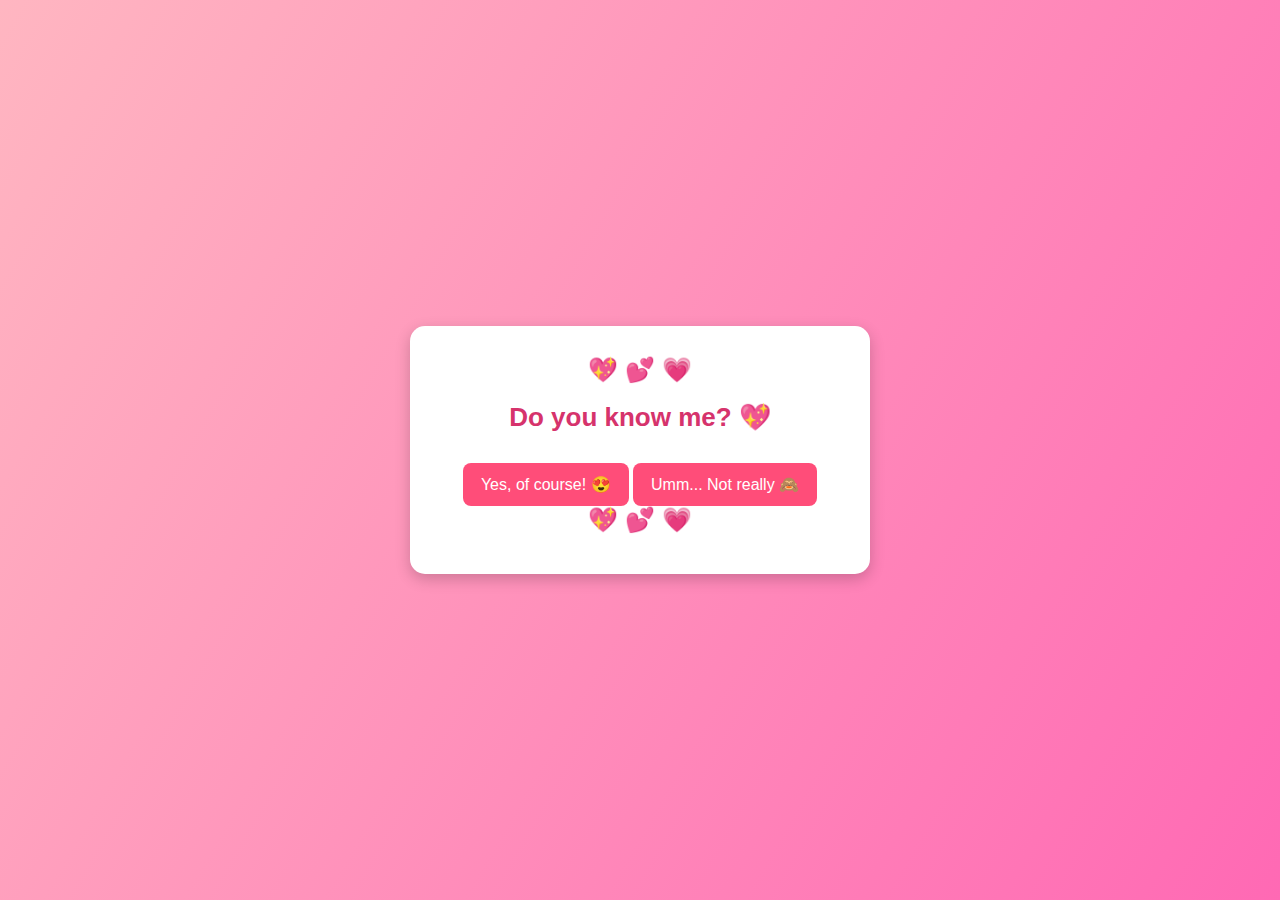
<file: index.html>
<!DOCTYPE html>
<html lang="en">
<head>
    <meta charset="UTF-8">
    <meta name="viewport" content="width=device-width, initial-scale=1.0">
    <title>Do You Know Me?</title>
    <link rel="stylesheet" href="styles.css">
</head>
<body>
    <div class="container">
        <h1>Do you know me? 💖</h1>
        <button onclick="redirectToQuiz()">Yes, of course! 😍</button>
        <button onclick="redirectToNo()">Umm... Not really 🙈</button>
    </div>

    <script>
        function redirectToQuiz() {
            window.location.href = "quiz.html"; // Redirects to quiz page
        }
        
        function redirectToNo() {
            window.location.href = "sorry.html"; // Redirects to "sorry" page
        }
    </script>
</body>
</html>
</file>
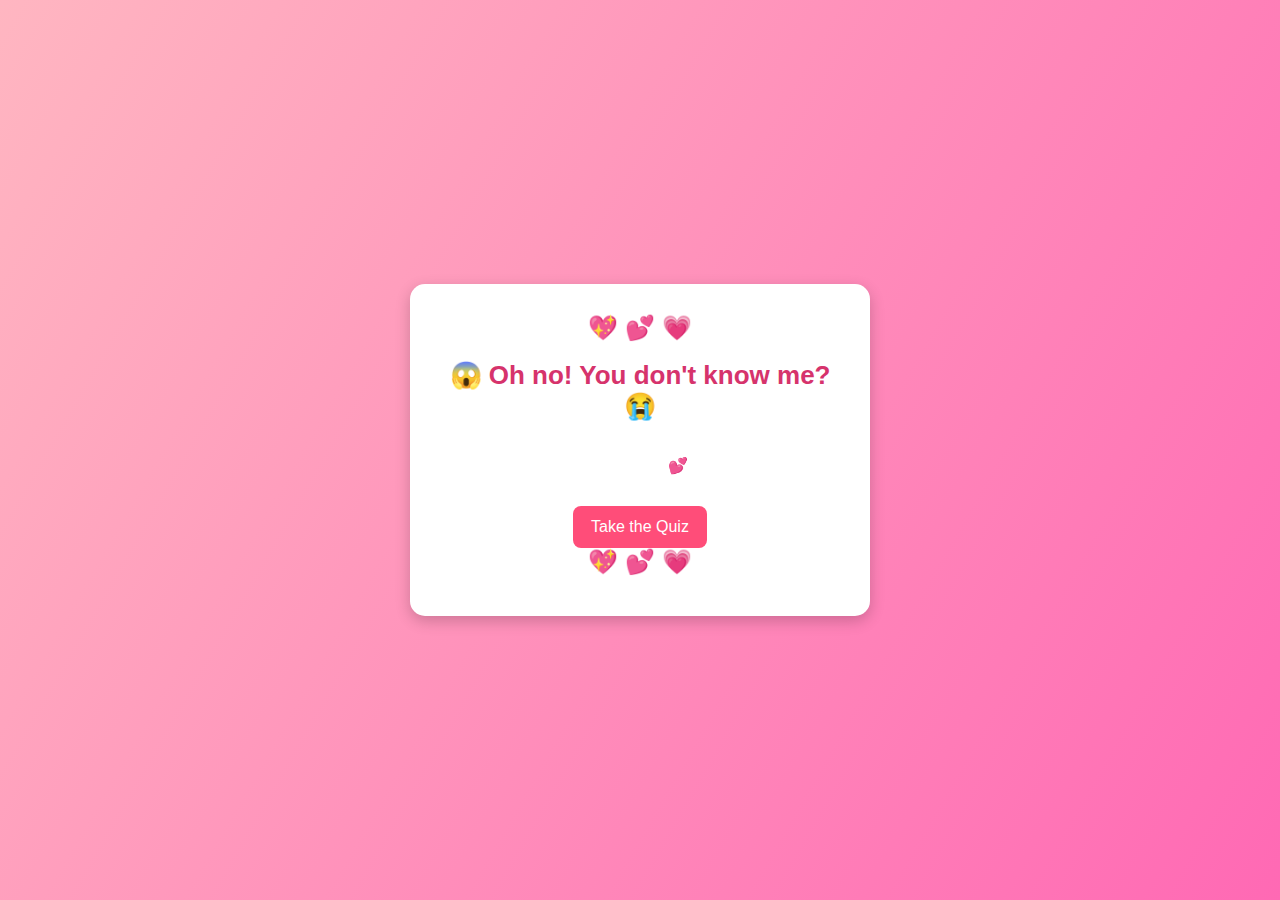
<file: do you know me.html>
<!DOCTYPE html>
<html lang="en">
<head>
    <meta charset="UTF-8">
    <meta name="viewport" content="width=device-width, initial-scale=1.0">
    <title>Oops! 🙈</title>
    <link rel="stylesheet" href="styles.css">
</head>
<body>
    <div class="container">
        <h1>😱 Oh no! You don't know me? 😭</h1>
        <p>It's okay! Let's fix this. Take my quiz and learn more about me! 💕</p>
        <button onclick="goToQuiz()">Take the Quiz</button>
    </div>

    <script>
        function goToQuiz() {
            window.location.href = "quiz.html";
        }
    </script>
</body>
</html>
</file>
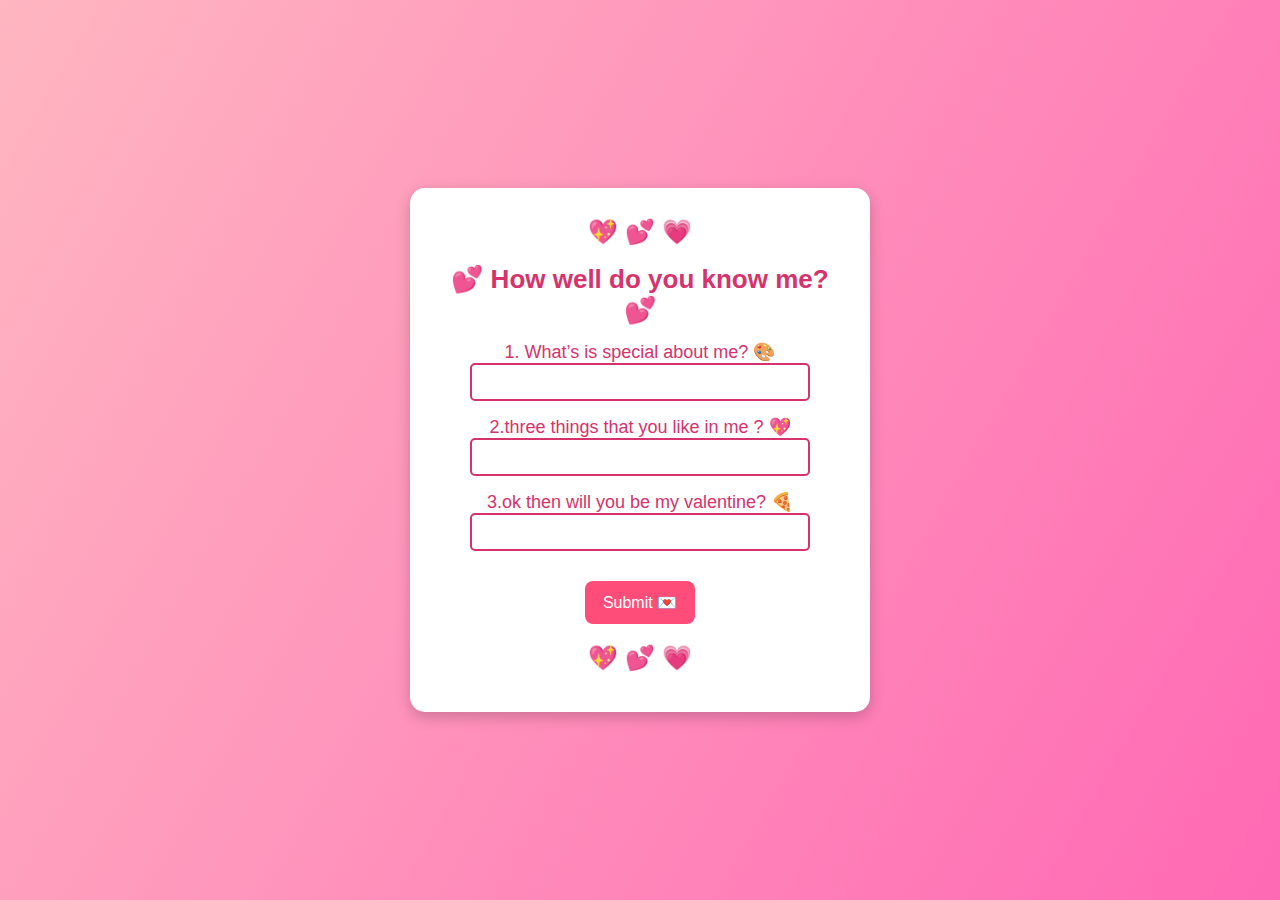
<file: quiz.html>
<!DOCTYPE html>
<html lang="en">
<head>
    <meta charset="UTF-8">
    <meta name="viewport" content="width=device-width, initial-scale=1.0">
    <title>Valentine's Quiz</title>
    <link rel="stylesheet" href="styles.css">
</head>
<body>
    <div class="container">
        <h1>💕 How well do you know me? 💕</h1>
        <form id="quizForm">
            <div class="question">
                <label>1. What’s is special about me? 🎨</label>
                <input type="text" id="q1" required>
            </div>

            <div class="question">
                <label>2.three things that you like in me ? 💖</label>
                <input type="text" id="q2" required>
            </div>

            <div class="question">
                <label>3.ok then will you be my valentine? 🍕</label>
                <input type="text" id="q3" required>
            </div>

            <button type="button" onclick="checkAnswers()">Submit 💌</button>
        </form>

        <p id="result"></p>
    </div>

    <script src="script.js"></script>
</body>
</html>
</file>
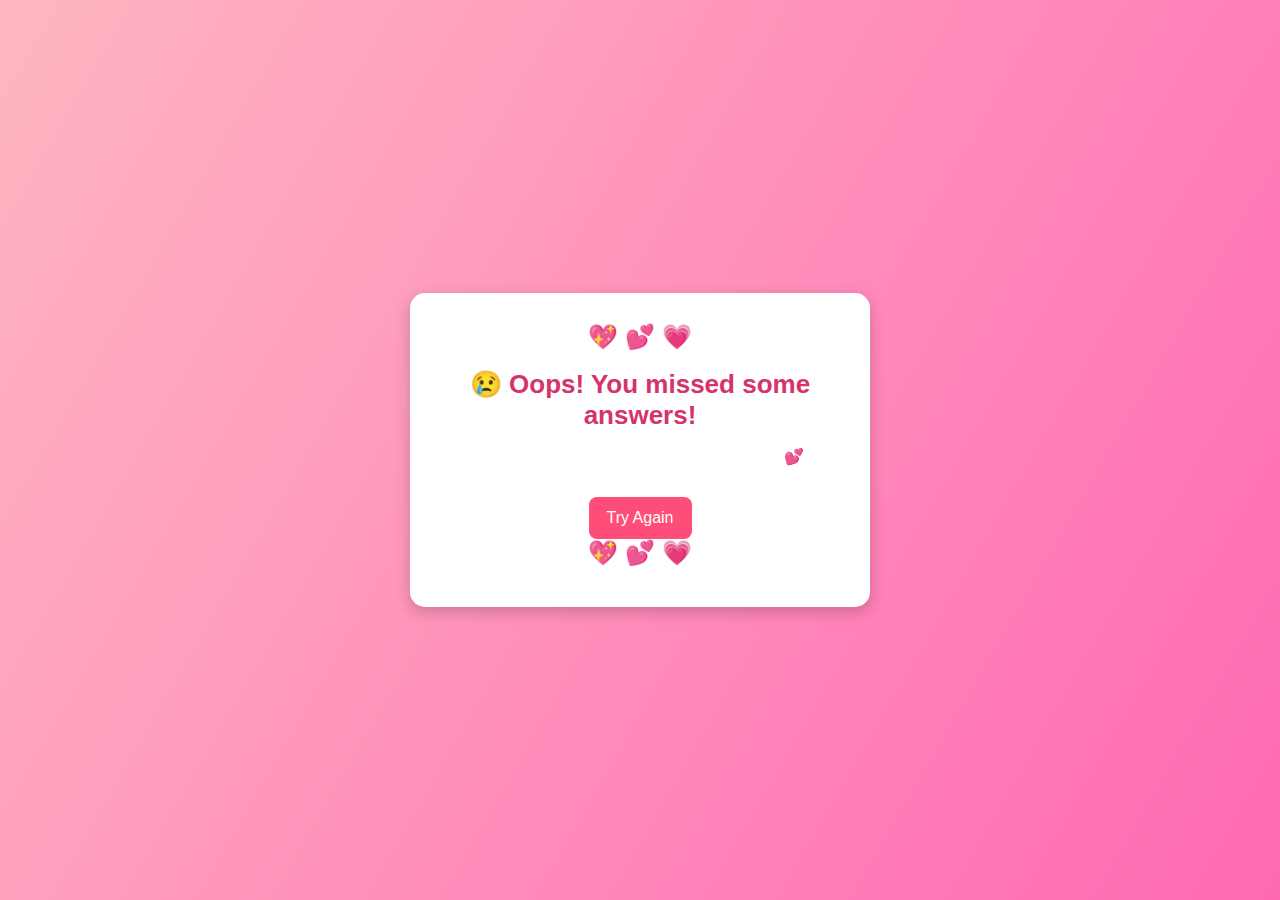
<file: tryagain.html>
<!DOCTYPE html>
<html lang="en">
<head>
    <meta charset="UTF-8">
    <meta name="viewport" content="width=device-width, initial-scale=1.0">
    <title>Try Again! 🙈</title>
    <link rel="stylesheet" href="styles.css">
</head>
<body>
    <div class="container">
        <h1>😢 Oops! You missed some answers!</h1>
        <p>Don't worry! Try again and prove your love! 💕</p>
        <button onclick="goBack()">Try Again</button>
    </div>

    <script>
        function goBack() {
            window.location.href = "quiz.html";
        }
    </script>
</body>
</html>
</file>
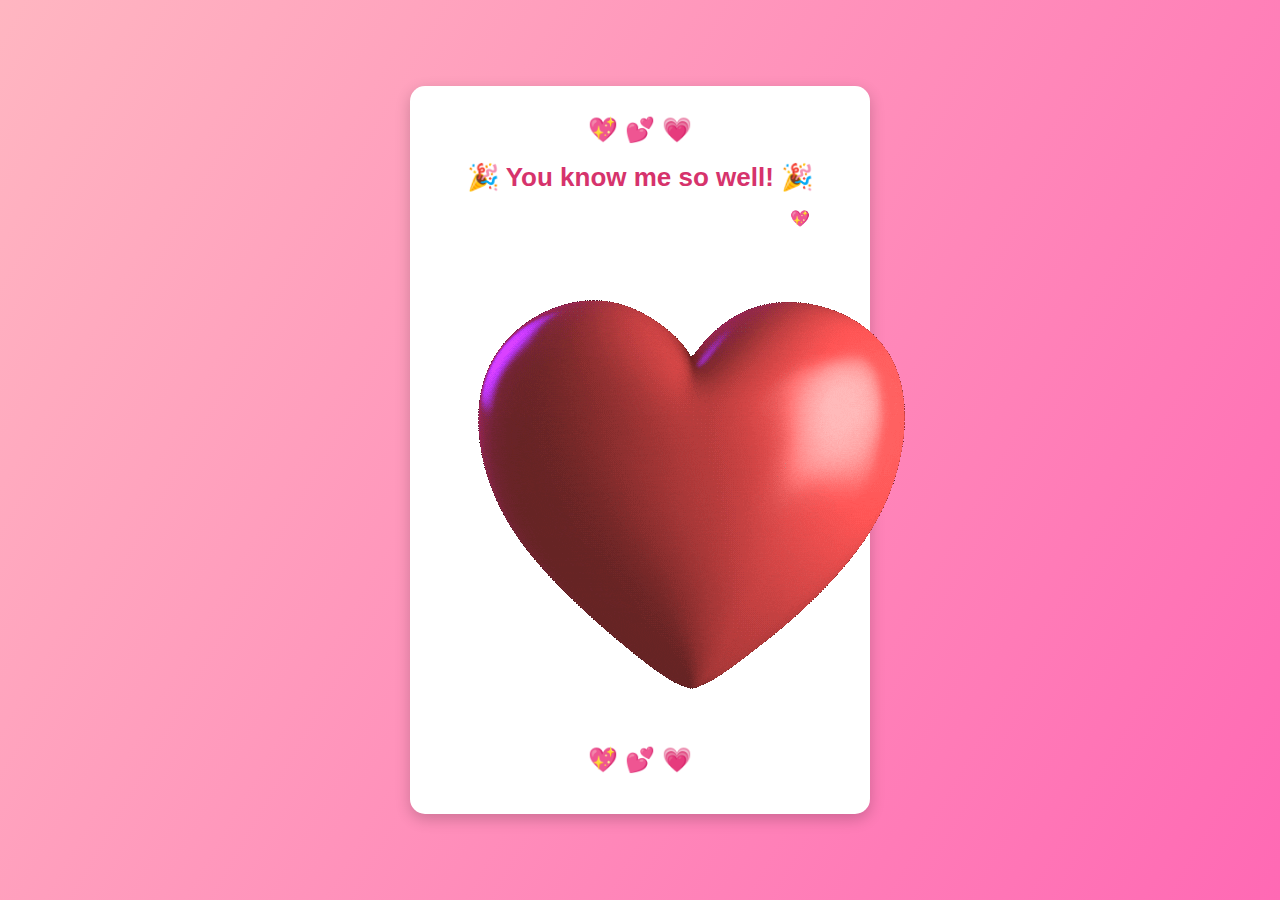
<file: win.html>
<!DOCTYPE html>
<html lang="en">
<head>
    <meta charset="UTF-8">
    <meta name="viewport" content="width=device-width, initial-scale=1.0">
    <title>You Know Me So Well! 💕</title>
    <link rel="stylesheet" href="styles.css">
</head>
<body>
    <div class="container">
        <h1>🎉 You know me so well! 🎉</h1>
        <p>You passed my quiz! Happy Valentine's Day! 💖</p>
        <img src="heart.gif" alt="Love">
    </div>
</body>
</html>
</file>
<file: styles.css>
/* Background setup */
body {
    font-family: 'Arial', sans-serif;
    text-align: center;
    background: linear-gradient(120deg, #ffb6c1, #ff69b4); /* Romantic pink gradient */
    color: white;
    display: flex;
    justify-content: center;
    align-items: center;
    height: 100vh;
    margin: 0;
}

/* Centering content */
.container {
    background: white;
    padding: 30px;
    border-radius: 15px;
    box-shadow: 0 5px 15px rgba(0, 0, 0, 0.2);
    width: 90%;
    max-width: 400px;
    text-align: center;
    position: relative;
}

/* Adding hearts inside the container */
.container::before, .container::after {
    content: "💖 💕 💗";
    font-size: 24px;
    display: block;
    margin-bottom: 10px;
}

/* Headings */
h1 {
    font-size: 26px;
    color: #d6336c;
    margin-bottom: 15px;
}

/* Questions */
.question {
    margin: 15px 0;
    font-size: 18px;
    color: #d6336c;
}

/* Input fields */
input {
    padding: 8px;
    border: 2px solid #d6336c;
    border-radius: 5px;
    width: 80%;
    font-size: 16px;
    text-align: center;
}

/* Buttons */
button {
    background-color: #ff4d79;
    color: white;
    border: none;
    padding: 12px 18px;
    font-size: 16px;
    cursor: pointer;
    border-radius: 8px;
    margin-top: 15px;
    transition: 0.3s;
}

button:hover {
    background-color: #e63950;
    transform: scale(1.05);
}

/* Result text */
#result {
    font-weight: bold;
    margin-top: 20px;
    font-size: 18px;
    color: #d6336c;
}
</file>
